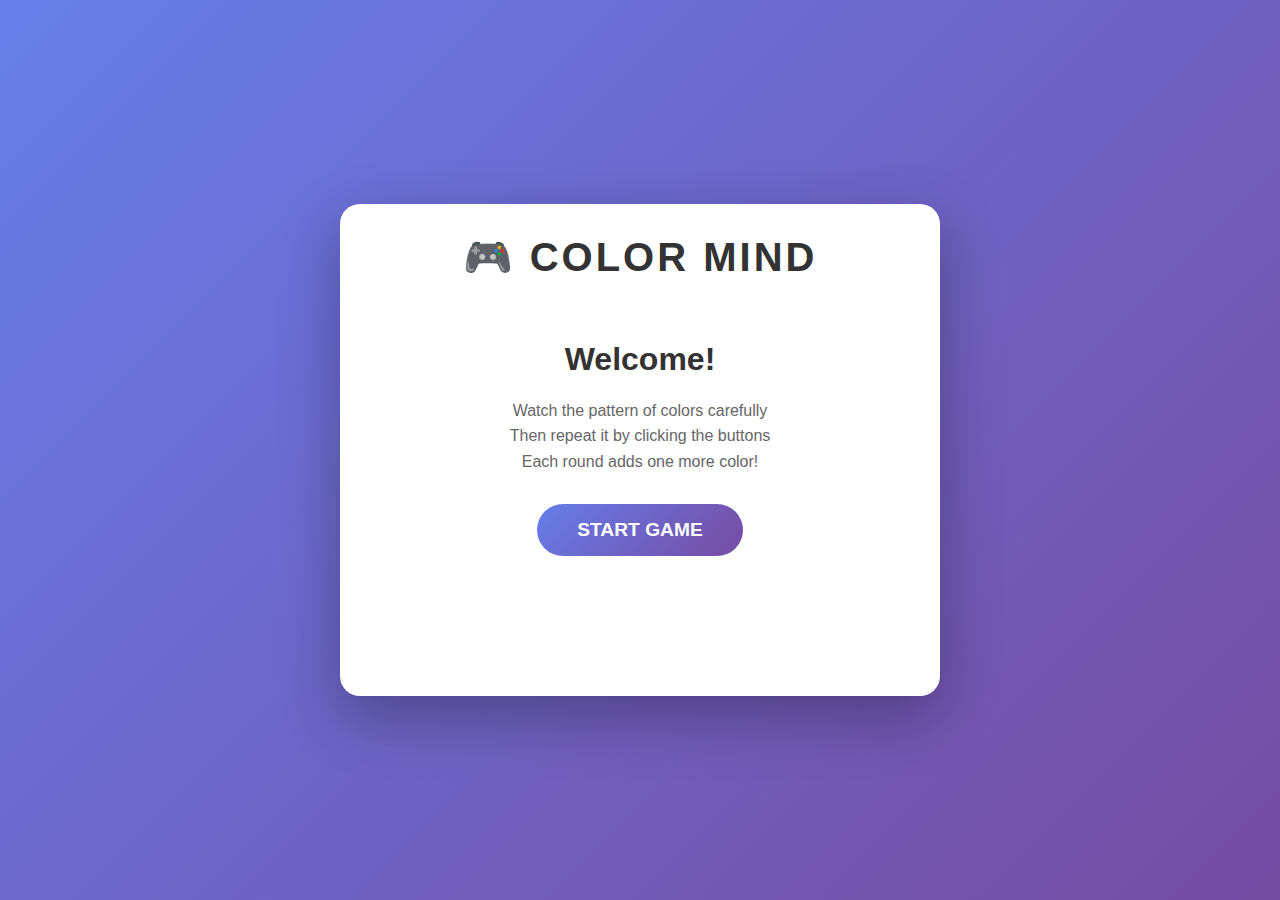
<file: color_mind/index.html>
<!DOCTYPE html>
<html lang="en">
<head>
    <meta charset="UTF-8">
    <meta name="viewport" content="width=device-width, initial-scale=1.0">
    <title>Simon Says Game</title>
    <link rel="stylesheet" href="style.css">
</head>
<body>
    <div class="game-container">
        <h1>🎮 COLOR MIND</h1>

        <!-- Start Screen -->
        <div id="startScreen" class="start-screen">
            <h2>Welcome!</h2>
            <div class="instructions">
                <p>Watch the pattern of colors carefully</p>
                <p>Then repeat it by clicking the buttons</p>
                <p>Each round adds one more color!</p>
            </div>
            <button class="btn" onclick="startGame()">Start Game</button>
            <div id="highScoreDisplay" class="message"></div>
        </div>

        <!-- Game Screen -->
        <div id="gameScreen" class="hidden">
            <div class="score-board">
                <div class="score-item">Score: <span id="score">0</span></div>
                <div class="score-item">Best: <span id="highScore">0</span></div>
            </div>

            <div class="button-grid">
                <div class="color-button" id="btn-0" onclick="handlePlayerClick(0)"></div>
                <div class="color-button" id="btn-1" onclick="handlePlayerClick(1)"></div>
                <div class="color-button" id="btn-2" onclick="handlePlayerClick(2)"></div>
                <div class="color-button" id="btn-3" onclick="handlePlayerClick(3)"></div>
            </div>

            <div class="message" id="message">Watch the pattern...</div>
        </div>

        <!-- Game Over Screen -->
        <div id="gameOverScreen" class="game-over-screen hidden">
            <h2>Game Over!</h2>
            <div class="final-score">Score: <span id="finalScore">0</span></div>
            <div id="newHighScore" class="new-high-score hidden">🎉 NEW HIGH SCORE! 🎉</div>
            <button class="btn" onclick="restartGame()">Play Again</button>
        </div>
    </div>

    <script src="script.js"></script>
</body>
</html>
</file>
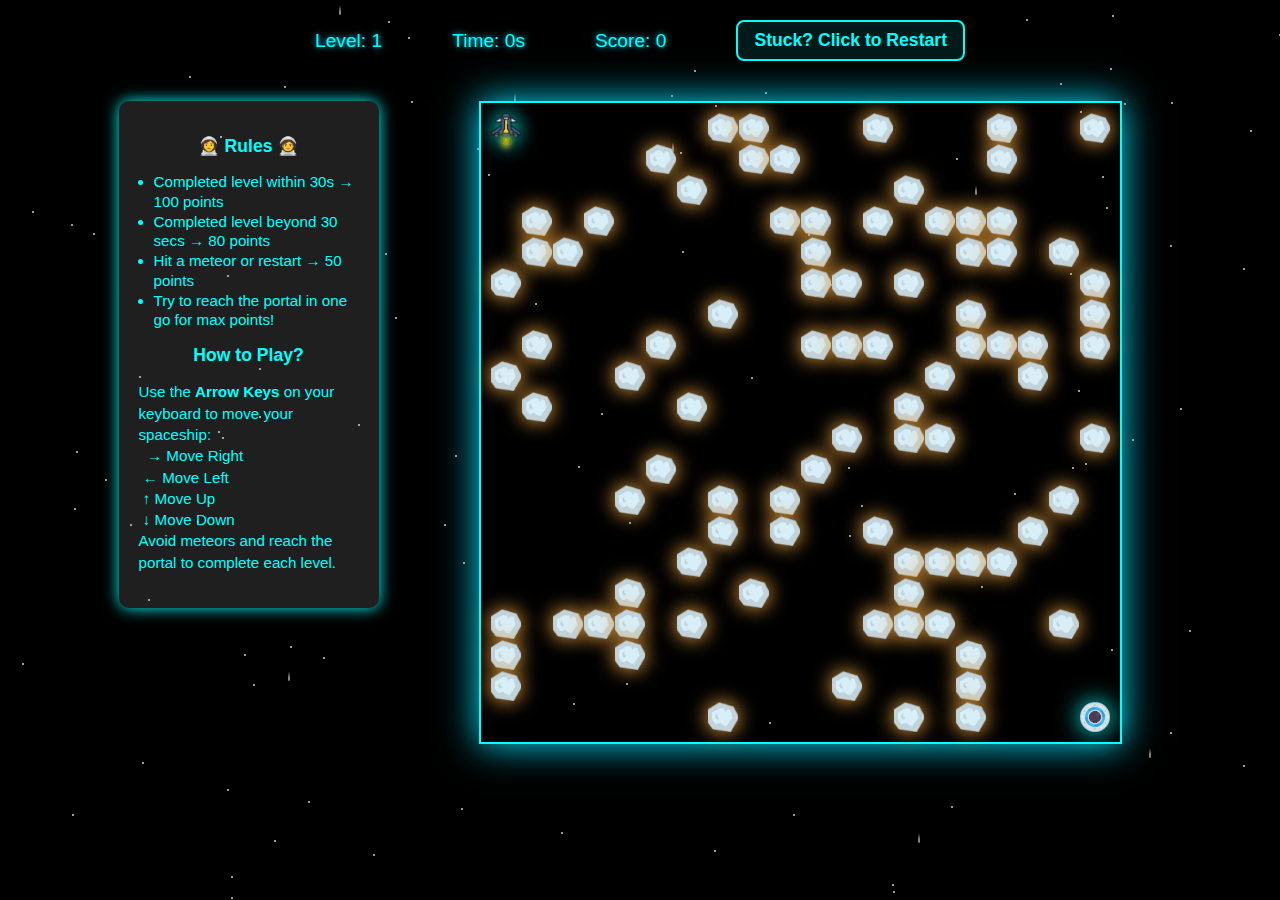
<file: EscapeTheMaze/index.html>
<!DOCTYPE html>
<html lang="en">
<head>
  <meta charset="UTF-8" />
  <meta name="viewport" content="width=device-width, initial-scale=1.0" />
  <title>Escape the Maze: Space Edition</title>
  <link rel="stylesheet" href="style.css" />
</head>
<body>
  <div id="hud">
    <div id="level">Level: 1</div>
    <div id="timer">Time: 0s</div>
    <div id="score">Score: 0</div>
    <button id="restart">Stuck? Click to Restart </button>
  </div>

  <div id="container">
    <!-- Rules box on left -->
    <div id="rules">
      <h3> 👩‍🚀 Rules 🧑‍🚀</h3>
      <ul>
        <li>Completed level within 30s → 100 points</li>
        <li> Completed level beyond 30 secs → 80 points</li>
        <li> Hit a meteor or restart → 50 points</li>
        <li>Try to reach the portal in one go for max points!</li>
      </ul>

      <h3>How to Play?</h3>
  <p>
    Use the <strong>Arrow Keys</strong> on your keyboard to move your spaceship:<br>
    &nbsp;&nbsp;&rarr; Move Right<br>
    &nbsp;&larr; Move Left<br>
    &nbsp;&uarr; Move Up<br>
    &nbsp;&darr; Move Down<br>
    Avoid meteors and reach the portal to complete each level.
  </p>
    </div>

    <!-- Maze -->
    <div id="maze-container">
      <div id="maze"></div>
    </div>
  </div>

  <div id="status"></div>
  <div id="starfield"></div>

  <audio id="move-sound" src="sounds/move.ogg"></audio>
  <audio id="hit-sound" src="sounds/explosion-31267.mp3"></audio>
  <audio id="warp-sound" src="sounds/warp-306033.mp3"></audio>

  <script src="script.js"></script>
</body>
</html>
</file>
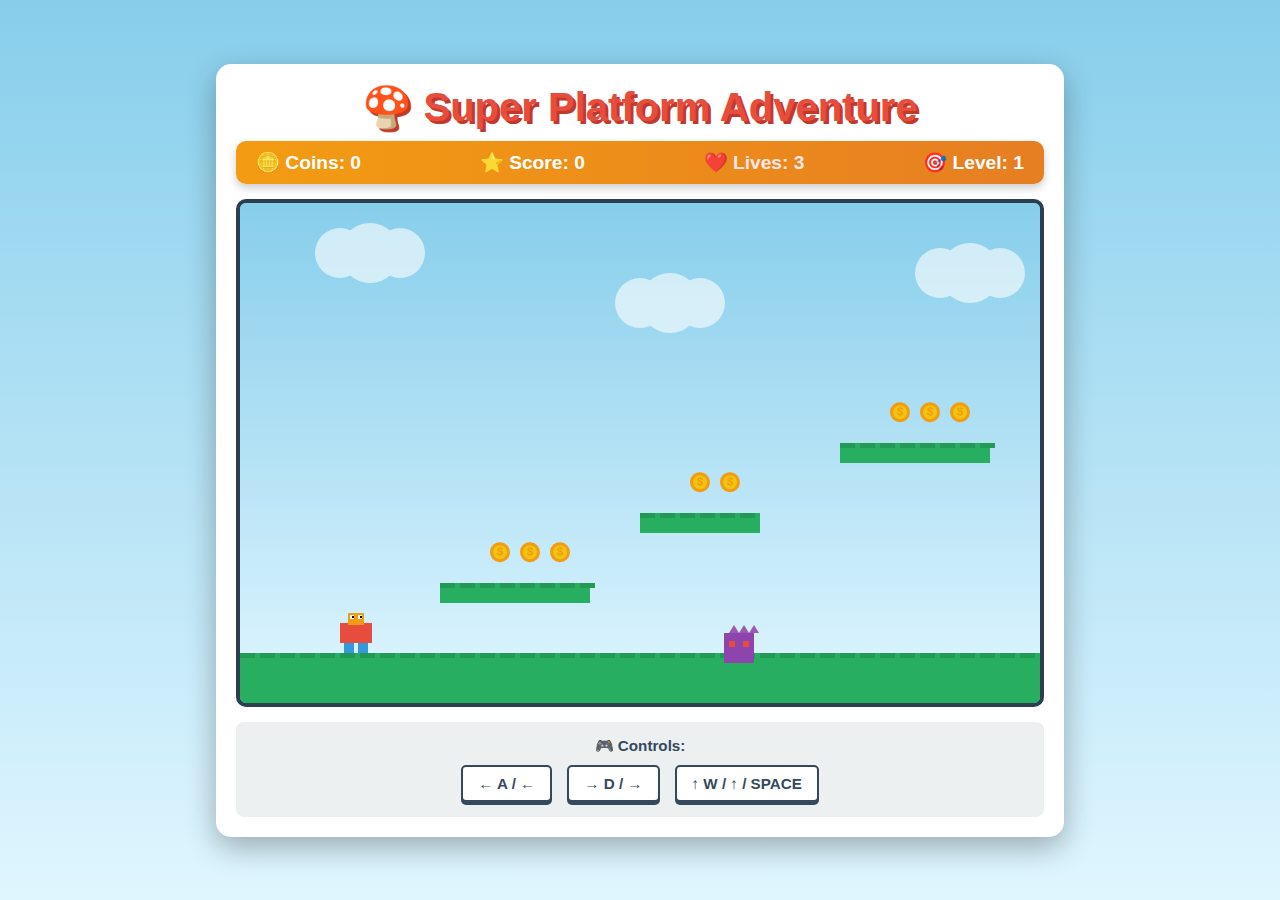
<file: mini_mario_game/index.html>
<!DOCTYPE html>
<html lang="en">
<head>
    <meta charset="UTF-8">
    <meta name="viewport" content="width=device-width, initial-scale=1.0">
    <meta name="description" content="Super Platform Adventure - A Mario-style platformer game built with HTML5 Canvas">
    <meta name="keywords" content="platformer, game, mario, javascript, html5">
    <meta name="author" content="Your Name">
    <title>Super Platform Adventure</title>
    <link rel="stylesheet" href="style.css">
</head>
<body>
    <div class="game-container">
        <h1>🍄 Super Platform Adventure</h1>
        
        <div class="hud">
            <div class="hud-item">
                <span>🪙 Coins: <span id="coins">0</span></span>
            </div>
            <div class="hud-item">
                <span>⭐ Score: <span id="score">0</span></span>
            </div>
            <div class="hud-item">
                <span class="lives">❤️ Lives: <span id="lives">3</span></span>
            </div>
            <div class="hud-item">
                <span>🎯 Level: <span id="level">1</span></span>
            </div>
        </div>
        
        <canvas id="gameCanvas" width="800" height="500"></canvas>
        
        <div class="controls">
            <strong>🎮 Controls:</strong>
            <div class="control-keys">
                <span class="key">← A / ←</span>
                <span class="key">→ D / →</span>
                <span class="key">↑ W / ↑ / SPACE</span>
            </div>
        </div>
    </div>

    <!-- Game Over Screen -->
    <div class="game-over-screen" id="gameOverScreen">
        <h2>💀 Game Over!</h2>
        <div class="stats">
            <div>Final Score: <strong id="finalScore">0</strong></div>
            <div>Coins Collected: <strong id="finalCoins">0</strong></div>
            <div>Level Reached: <strong id="finalLevel">0</strong></div>
        </div>
        <button class="btn" onclick="restartGame()">🔄 Play Again</button>
    </div>

    <!-- Level Complete Screen -->
    <div class="level-complete-screen" id="levelCompleteScreen">
        <h2>🎉 Level Complete!</h2>
        <div class="stats">
            <div>Coins: <strong id="levelCoins">0</strong></div>
            <div>Bonus: <strong id="levelBonus">0</strong></div>
        </div>
        <button class="btn btn-next" onclick="nextLevel()">➡️ Next Level</button>
    </div>

    <script src="script.js"></script>
</body>
</html>
</file>
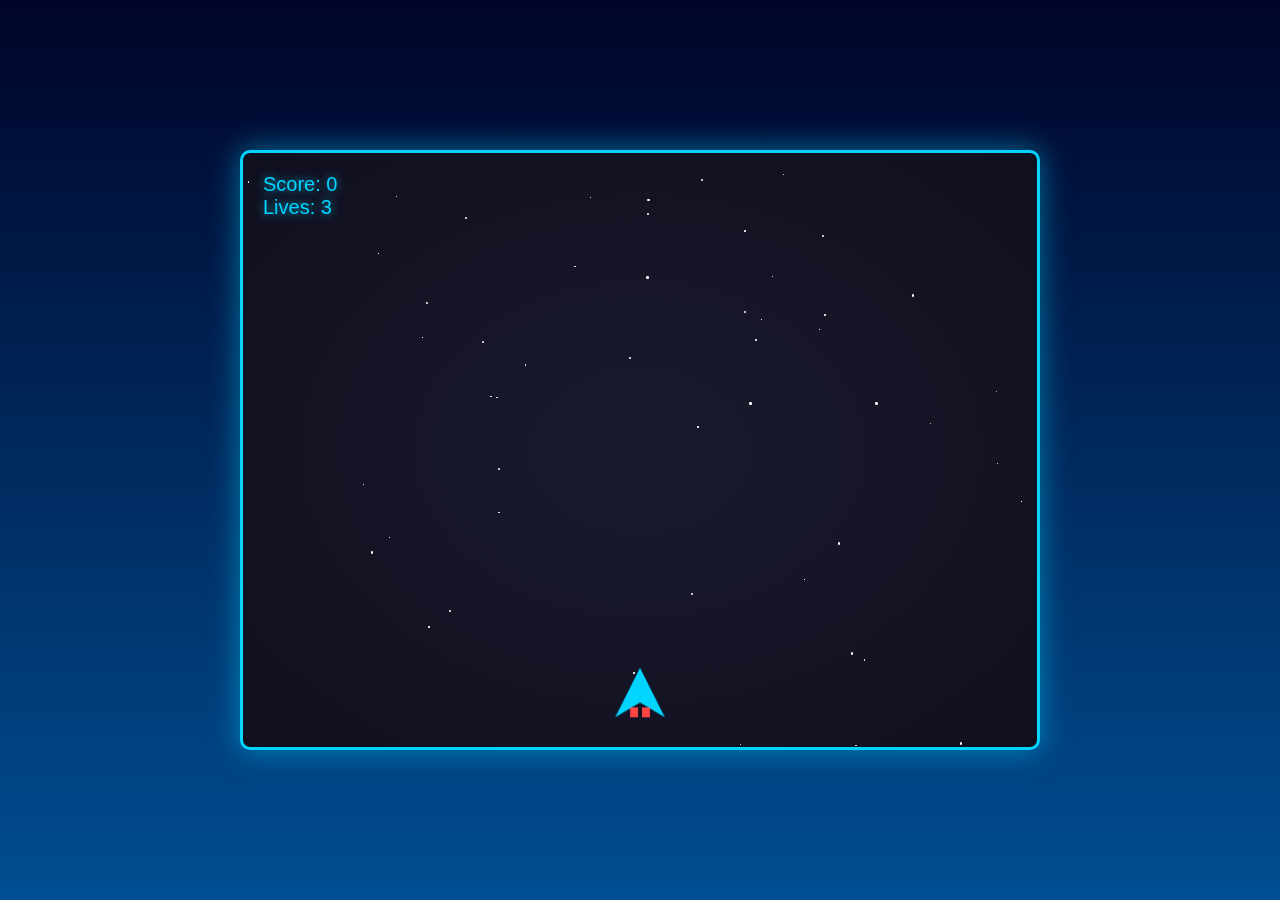
<file: space_shooter_game/index.html>
<!DOCTYPE html>
<html lang="en">

<head>
    <meta charset="UTF-8">
    <meta name="viewport" content="width=device-width, initial-scale=1.0">
    <title>Space Shooter Game</title>
    <link rel="stylesheet" href="style.css">
</head>

<body>
    <div id="gameContainer">
        <canvas id="gameCanvas"></canvas>
        <div id="ui">
            <div>Score: <span id="score">0</span></div>
            <div>Lives: <span id="lives">3</span></div>
        </div>
        <div id="gameOver">
            <h1>GAME OVER</h1>
            <p>Final Score: <span id="finalScore">0</span></p>
            <button id="restartBtn">Play Again</button>
        </div>
    </div>

    <script src="script.js"></script>
</body>

</html>
</file>
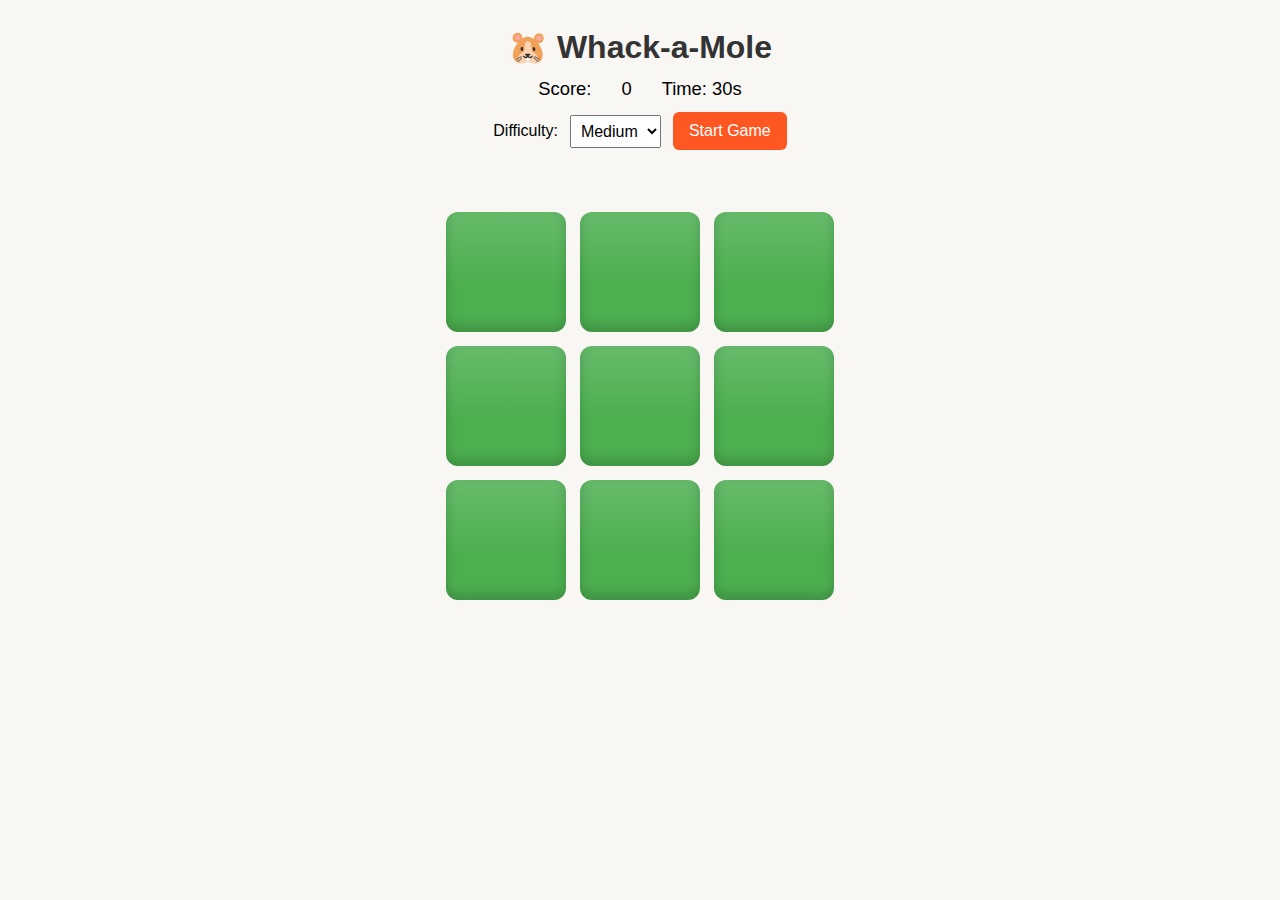
<file: Whack_a_Mole_game/index.html>
<!DOCTYPE html>
<html lang="en">
<head>
  <meta charset="utf-8" />
  <meta name="viewport" content="width=device-width,initial-scale=1" />
  <title>Whack-a-Mole</title>
  <link rel="stylesheet" href="style.css" />
</head>
<body>
  <h1>🐹 Whack-a-Mole</h1>

  <div class="scoreboard">
    <span>Score: </span><span id="score">0</span>
    <span class="timer">Time: <span id="time">30</span>s</span>
  </div>

  <div class="controls">
    <label for="difficulty">Difficulty: </label>
    <select id="difficulty">
      <option value="easy">Easy</option>
      <option value="medium" selected>Medium</option>
      <option value="hard">Hard</option>
    </select>
    <button id="startBtn">Start Game</button>
    <button id="restartBtn" style="display:none;">Restart Game</button>
  </div>

  <div class="countdown" id="countdown"></div>

  <div class="grid">
    <div class="hole" id="hole1"></div>
    <div class="hole" id="hole2"></div>
    <div class="hole" id="hole3"></div>
    <div class="hole" id="hole4"></div>
    <div class="hole" id="hole5"></div>
    <div class="hole" id="hole6"></div>
    <div class="hole" id="hole7"></div>
    <div class="hole" id="hole8"></div>
    <div class="hole" id="hole9"></div>
  </div>

  <script src="script.js"></script>
</body>
</html>
</file>
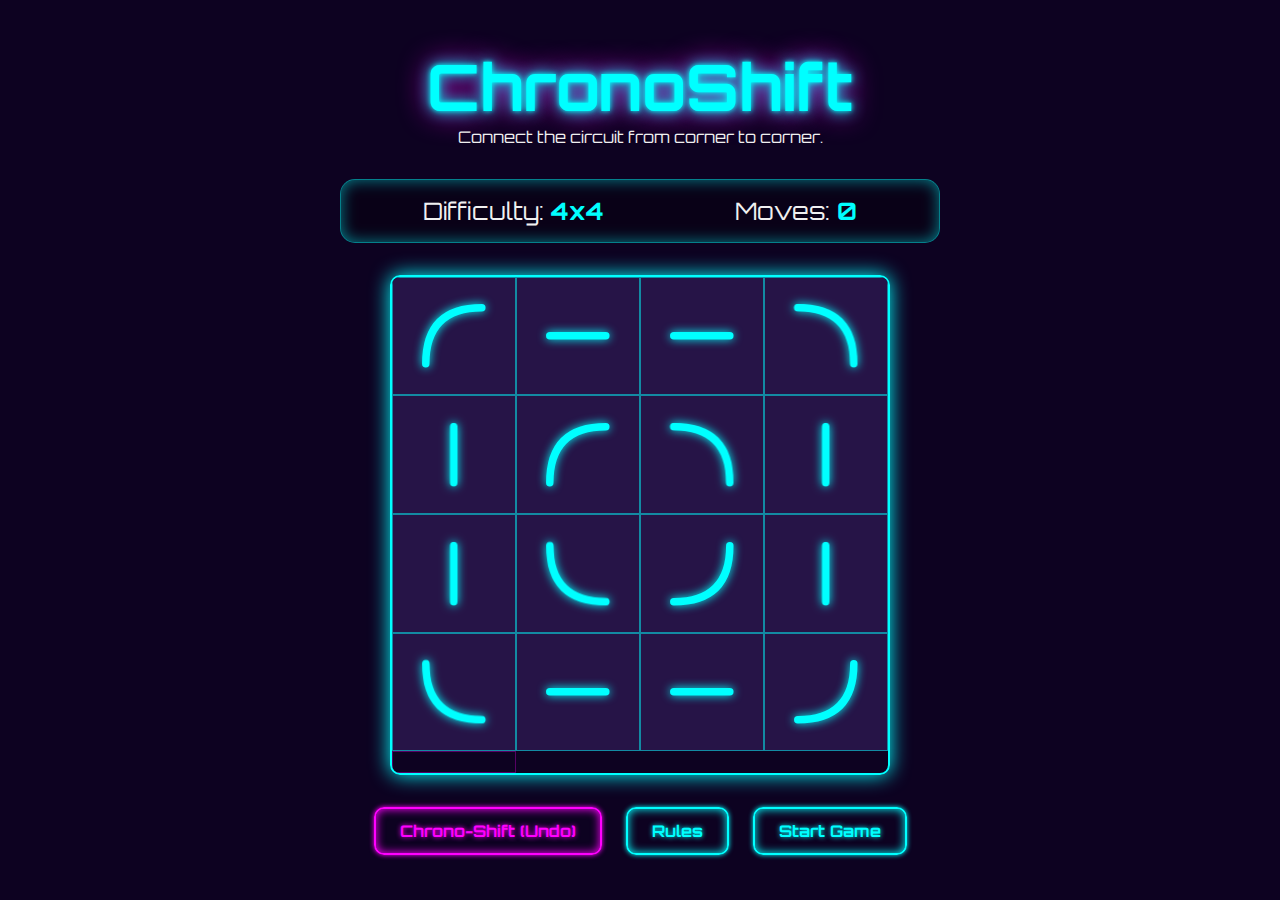
<file: javascript/memory.html>
<!DOCTYPE html>
<html lang="en">
<head>
    <meta charset="UTF-8">
    <meta name="viewport" content="width=device-width, initial-scale=1.0">
    <title>ChronoShift Puzzle</title>
    <link rel="preconnect" href="https://fonts.googleapis.com">
    <link rel="preconnect" href="https://fonts.gstatic.com" crossorigin>
    <link href="https://fonts.googleapis.com/css2?family=Orbitron:wght@400;700&display=swap" rel="stylesheet">
    <style>
        :root {
            --primary-glow: #00ffff;
            --secondary-glow: #ff00ff;
            --background-color: #0d0221;
            --tile-color: #261447;
            --tile-border: rgba(0, 255, 255, 0.5);
            --text-color: #f0f0f0;
            --font-family: 'Orbitron', sans-serif;
        }

        * {
            box-sizing: border-box;
            margin: 0;
            padding: 0;
        }

        body {
            font-family: var(--font-family);
            background-color: var(--background-color);
            color: var(--text-color);
            display: flex;
            justify-content: center;
            align-items: center;
            min-height: 100vh;
            overflow: hidden;
            padding: 20px;
        }

        .game-container {
            width: 100%;
            max-width: 600px;
            display: flex;
            flex-direction: column;
            align-items: center;
            gap: 2rem;
            text-align: center;
        }

        .header h1 {
            font-size: clamp(2.5rem, 8vw, 4rem);
            font-weight: 700;
            color: var(--primary-glow);
            text-shadow: 0 0 5px var(--primary-glow), 0 0 15px var(--primary-glow), 0 0 30px var(--secondary-glow);
            animation: flicker 3s infinite alternate;
        }

        .stats-controls {
            display: flex;
            justify-content: space-around;
            align-items: center;
            width: 100%;
            background: rgba(0,0,0,0.3);
            padding: 1rem;
            border-radius: 15px;
            border: 1px solid var(--tile-border);
            box-shadow: 0 0 15px var(--tile-border) inset;
        }

        .stat-item {
            font-size: clamp(1rem, 4vw, 1.5rem);
        }

        .stat-item span {
            font-weight: 700;
            color: var(--primary-glow);
        }

        .game-board {
            display: grid;
            border: 2px solid var(--primary-glow);
            border-radius: 10px;
            box-shadow: 0 0 20px var(--primary-glow);
            overflow: hidden;
            aspect-ratio: 1 / 1;
            width: 100%;
            max-width: 500px; /* Limit max size for large screens */
        }

        .tile {
            background-color: var(--tile-color);
            border: 1px solid var(--tile-border);
            cursor: pointer;
            transition: transform 0.3s ease, background-color 0.3s ease;
            display: flex;
            justify-content: center;
            align-items: center;
            position: relative;
        }
        
        .tile.empty {
            background-color: transparent;
            cursor: default;
            border-color: rgba(255,0,255,0.3);
        }

        .tile:not(.empty):hover {
            transform: scale(1.05);
            background-color: #3a2066;
            z-index: 10;
        }

        .tile svg {
            width: 80%;
            height: 80%;
        }
        .tile .circuit {
            fill: none;
            stroke: var(--primary-glow);
            stroke-width: 8;
            stroke-linecap: round;
            filter: drop-shadow(0 0 5px var(--primary-glow));
        }

        .game-actions {
            display: flex;
            gap: 1.5rem;
        }

        .btn {
            font-family: var(--font-family);
            padding: 12px 24px;
            font-size: 1rem;
            font-weight: 700;
            border: 2px solid var(--primary-glow);
            border-radius: 10px;
            background-color: transparent;
            color: var(--primary-glow);
            cursor: pointer;
            transition: all 0.3s ease;
            text-shadow: 0 0 5px var(--primary-glow);
            box-shadow: 0 0 10px var(--primary-glow) inset, 0 0 5px var(--primary-glow);
        }

        .btn:hover:not(:disabled) {
            background-color: var(--primary-glow);
            color: var(--background-color);
            box-shadow: 0 0 20px var(--primary-glow), 0 0 30px var(--primary-glow);
        }
        
        .btn:disabled {
            border-color: #555;
            color: #555;
            cursor: not-allowed;
            text-shadow: none;
            box-shadow: none;
        }

        #chrono-btn {
            border-color: var(--secondary-glow);
            color: var(--secondary-glow);
            text-shadow: 0 0 5px var(--secondary-glow);
            box-shadow: 0 0 10px var(--secondary-glow) inset, 0 0 5px var(--secondary-glow);
        }

        #chrono-btn:hover:not(:disabled) {
            background-color: var(--secondary-glow);
            color: var(--background-color);
            box-shadow: 0 0 20px var(--secondary-glow), 0 0 30px var(--secondary-glow);
        }


        .modal {
            position: fixed;
            top: 0;
            left: 0;
            width: 100%;
            height: 100%;
            background: rgba(0, 0, 0, 0.7);
            display: flex;
            justify-content: center;
            align-items: center;
            opacity: 0;
            visibility: hidden;
            transition: opacity 0.3s ease, visibility 0.3s ease;
            z-index: 1000;
        }

        .modal.visible {
            opacity: 1;
            visibility: visible;
        }

        .modal-content {
            background-color: var(--background-color);
            padding: 2.5rem;
            border-radius: 15px;
            border: 2px solid var(--primary-glow);
            box-shadow: 0 0 25px var(--primary-glow);
            text-align: center;
            transform: scale(0.7);
            transition: transform 0.3s ease;
        }
        
        .modal.visible .modal-content {
            transform: scale(1);
        }

        .modal-content h2 {
            font-size: 2.5rem;
            margin-bottom: 1rem;
            color: var(--primary-glow);
            text-shadow: 0 0 10px var(--primary-glow);
        }

        .modal-content p {
            margin-bottom: 2rem;
            font-size: 1.2rem;
        }

        .rules-list {
            list-style: none;
            text-align: left;
            margin-bottom: 2rem;
            padding-left: 0;
            line-height: 1.6;
        }

        .rules-list li {
            margin-bottom: 1rem;
        }

        .rules-list li::before {
            content: '»';
            color: var(--primary-glow);
            margin-right: 10px;
            font-weight: bold;
        }


        @keyframes flicker {
            0%, 100% {
                opacity: 1;
            }
            50% {
                opacity: 0.8;
            }
        }

        /* Responsive Design */
        @media (max-width: 480px) {
            body {
                padding: 10px;
            }

            .game-container {
                gap: 1.5rem;
            }

            .header p {
                font-size: 0.9rem;
            }

            .stats-controls {
                flex-direction: column;
                gap: 0.5rem;
                padding: 0.75rem;
            }

            .game-actions {
                flex-direction: column;
                width: 90%;
                gap: 1rem;
            }

            .btn {
                padding: 10px 20px;
                font-size: 0.9rem;
            }

            .modal-content {
                padding: 1.5rem;
                width: 90%;
            }

            .modal-content h2 {
                font-size: 2rem;
            }

            .modal-content p {
                font-size: 1rem;
            }
        }
    </style>
</head>
<body>

    <div class="game-container">
        <header class="header">
            <h1>ChronoShift</h1>
            <p>Connect the circuit from corner to corner.</p>
        </header>

        <div class="stats-controls">
            <div class="stat-item">Difficulty: <span id="difficulty-display">4x4</span></div>
            <div class="stat-item">Moves: <span id="moves-count">0</span></div>
        </div>

        <div id="game-board" class="game-board"></div>
        
        <div class="game-actions">
            <button id="chrono-btn" class="btn">Chrono-Shift (Undo)</button>
            <button id="rules-btn" class="btn">Rules</button>
            <button id="new-game-btn" class="btn">Start Game</button>
        </div>
    </div>

    <div id="win-modal" class="modal">
        <div class="modal-content">
            <h2>Circuit Complete!</h2>
            <p>You solved the puzzle in <span id="final-moves">0</span> moves.</p>
            <button id="play-again-btn" class="btn">Play Again</button>
        </div>
    </div>

    <div id="rules-modal" class="modal">
        <div class="modal-content">
            <h2>How to Play</h2>
            <ul class="rules-list">
                <li>The goal is to connect the circuit from the top-left corner to the bottom-right corner.</li>
                <li>Click a tile adjacent to the empty space to slide it.</li>
                <li>Continue sliding tiles until the circuit path is complete.</li>
                <li>Use 'Chrono-Shift' to undo your last move, but be warned, it still counts as a move!</li>
            </ul>
            <button id="close-rules-btn" class="btn">Got It</button>
        </div>
    </div>


    <script src="memory-game.js"></script>
</body>
</html>
</file>
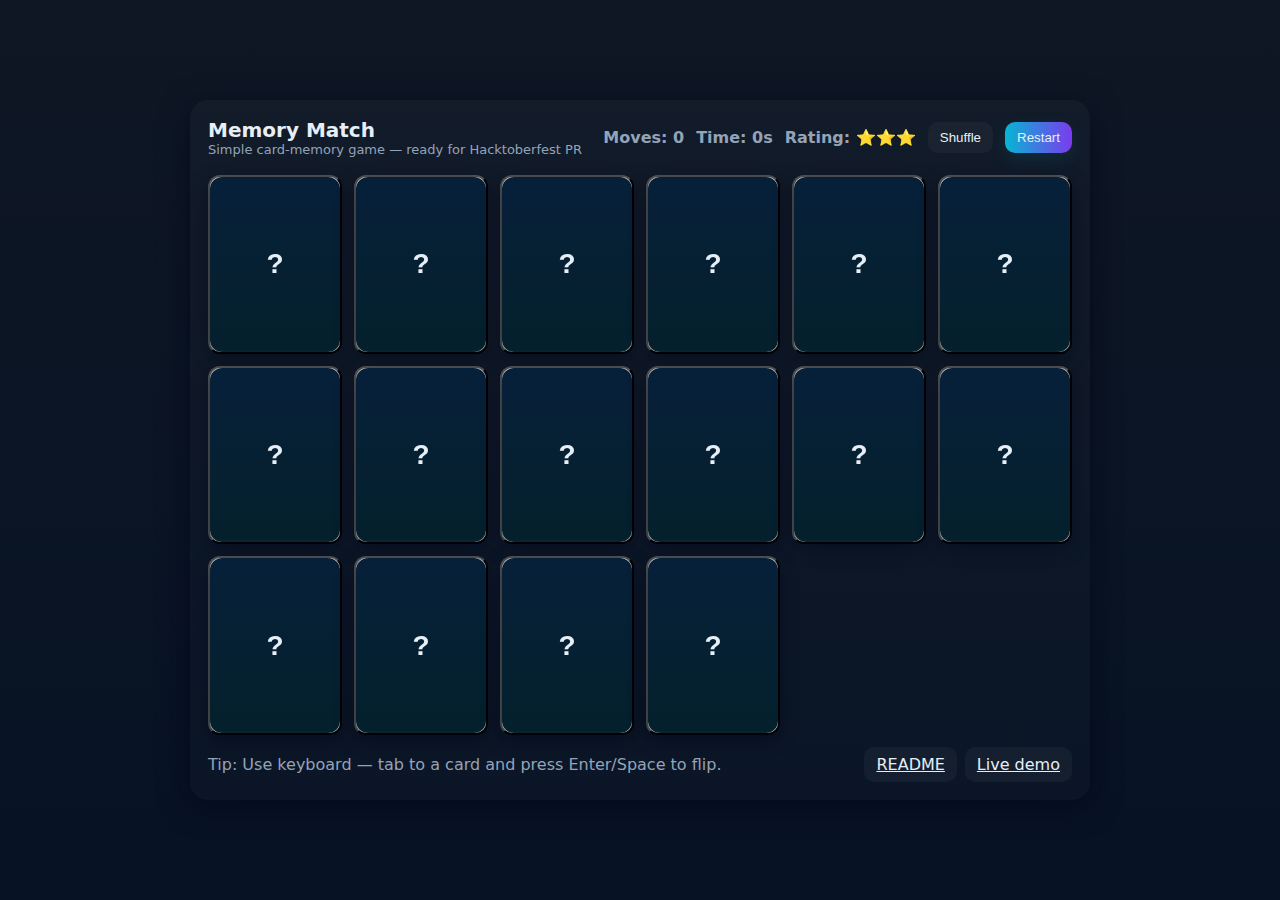
<file: memory-match/main.html>
<!--
MIT License

Memory Match — single-file HTML/CSS/JS game
Author: ChatGPT for Posterfence

How to use:
1. Save this file as `index.html` inside a new folder.
2. Open `index.html` in a modern browser to play locally.
3. For a PR: include this file in the project (e.g. /games/memory-match/index.html), add a README.md with install/run/contributing instructions, and add a screenshot and live demo (GitHub Pages).

Features:
- Responsive single-file game (no build tools)
- Card shuffle, matching logic, move counter, timer, star-rating, restart
- Accessible keyboard support (Tab to focus cards, Enter/Space to flip)
- Clean CSS, small footprint, ready for a Hacktoberfest PR
-->

<!doctype html>
<html lang="en">
<head>
  <meta charset="utf-8" />
  <meta name="viewport" content="width=device-width,initial-scale=1" />
  <title>Memory Match — Hacktoberfest Game</title>
  <meta name="description" content="Memory Match game built with HTML/CSS/JS — single file, ready for Hacktoberfest PR." />
  <style>
    :root{
      --bg:#0f1724; --card:#0b1220; --accent:#06b6d4; --glass: rgba(255,255,255,0.04);
      --muted: #94a3b8; --success:#10b981; --danger:#ef4444; --card-face:#e6eef6;
      --max-width:900px;
      --radius:14px;
      --gap:12px;
      --transition:300ms cubic-bezier(.2,.9,.25,1);
      font-family: Inter, system-ui, -apple-system, 'Segoe UI', Roboto, 'Helvetica Neue', Arial;
    }
    *{box-sizing:border-box}
    html,body{height:100%;}
    body{
      margin:0; background:linear-gradient(180deg,var(--bg), #031025 140%);
      color:var(--card-face); display:flex; align-items:center; justify-content:center; padding:28px;
    }

    .wrap{width:100%; max-width:var(--max-width);}
    header{display:flex; align-items:center; justify-content:space-between; gap:16px; margin-bottom:18px}
    header h1{font-size:20px; margin:0}
    .meta{color:var(--muted); font-size:13px}

    .panel{background:linear-gradient(180deg, rgba(255,255,255,0.02), rgba(255,255,255,0.01)); padding:18px; border-radius:18px; box-shadow:0 6px 30px rgba(2,6,23,0.6)}

    .controls{display:flex; gap:12px; align-items:center}
    .btn{background:var(--glass); color:var(--card-face); border:0; padding:8px 12px; border-radius:10px; cursor:pointer; transition:var(--transition)}
    .btn:hover{transform:translateY(-3px)}
    .btn.primary{background:linear-gradient(90deg,var(--accent), #7c3aed); box-shadow:0 6px 18px rgba(6,182,212,0.12)}

    .status{display:flex; gap:12px; align-items:center; color:var(--muted); font-weight:600}
    .grid{display:grid; gap:var(--gap); margin-top:14px}

    /* Responsive grid sizes */
    @media (min-width: 0px){ .grid{grid-template-columns:repeat(4,1fr)} }
    @media (min-width:680px){ .grid{grid-template-columns:repeat(6,1fr)} }
    @media (min-width:980px){ .grid{grid-template-columns:repeat(6,1fr)} }

    /* Card styles */
    .card{
      aspect-ratio: 3/4; perspective:900px; position:relative; cursor:pointer; border-radius:12px; outline:none;
    }
    .card-inner{position:absolute; inset:0; transform-style:preserve-3d; transition:transform 450ms cubic-bezier(.2,.9,.25,1)}
    .card[aria-pressed="true"] .card-inner{transform:rotateY(180deg)}
    .face{position:absolute; inset:0; backface-visibility:hidden; border-radius:12px; display:flex; align-items:center; justify-content:center; font-weight:700}

    .front{background:linear-gradient(180deg,#07203a 0%, #04202b 100%); color:var(--card-face); box-shadow:inset 0 -2px 0 rgba(255,255,255,0.02), 0 6px 18px rgba(2,6,23,0.5);}
    .back{background:linear-gradient(180deg,#f8fafc,#e6eef6); color:#092131; transform:rotateY(180deg); border:1px solid rgba(10,20,30,0.06);}

    .emoji{font-size:28px}
    .matched .card-inner{transform:scale(0.98); box-shadow:0 8px 30px rgba(16,185,129,0.06)}

    .tile-label{font-size:12px; color:var(--muted); margin-top:8px; text-align:center}

    .footer{display:flex; gap:12px; align-items:center; justify-content:space-between; margin-top:12px}

    /* small animations */
    .pulse{animation:pulse 1.4s infinite}
    @keyframes pulse{0%{transform:scale(1)}50%{transform:scale(1.02)}100%{transform:scale(1)}}

    /* win modal */
    .overlay{position:fixed; inset:0; display:none; align-items:center; justify-content:center; z-index:80}
    .overlay.show{display:flex}
    .modal{background:linear-gradient(180deg,#04293a,#0b1e2a); padding:22px; border-radius:16px; width:min(520px,92%); text-align:center; box-shadow:0 28px 80px rgba(2,6,23,0.6)}
    .modal h2{margin:6px 0 8px}
    .modal p{color:var(--muted)}

    /* small helpers */
    .muted{color:var(--muted)}
    .flex{display:flex; gap:8px; align-items:center}
    .stars{color:gold}
    .sr-only{position:absolute;width:1px;height:1px;padding:0;margin:-1px;overflow:hidden;clip:rect(0,0,0,0);white-space:nowrap;border:0}
  </style>
</head>
<body>
  <div class="wrap">
    <div class="panel">
      <header>
        <div>
          <h1>Memory Match</h1>
          <div class="meta">Simple card-memory game — ready for Hacktoberfest PR</div>
        </div>

        <div class="controls">
          <div class="status">
            <span id="moves">Moves: 0</span>
            <span id="timer">Time: 0s</span>
            <span id="rating">Rating: ⭐⭐⭐</span>
          </div>
          <button class="btn" id="shuffleBtn" title="Shuffle">Shuffle</button>
          <button class="btn primary" id="restartBtn">Restart</button>
        </div>
      </header>

      <main>
        <section id="board" class="grid" aria-label="Memory board"></section>
        <div class="footer">
          <div class="muted">Tip: Use keyboard — tab to a card and press Enter/Space to flip.</div>
          <div class="flex">
            <a class="btn" id="viewReadme" href="#">README</a>
            <a class="btn" id="liveDemo" href="https://example.com" target="_blank">Live demo</a>
          </div>
        </div>
      </main>
    </div>
  </div>

  <!-- Win Modal -->
  <div class="overlay" id="overlay" role="dialog" aria-modal="true">
    <div class="modal" role="document">
      <h2 id="winTitle">You won 🎉</h2>
      <p id="winStats"></p>
      <div style="margin-top:14px">
        <button class="btn primary" id="playAgain">Play again</button>
        <button class="btn" id="closeWin">Close</button>
      </div>
    </div>
  </div>

  <script>
    // --- Game data / settings ---
    const EMOJIS = ['🍎','🍌','🍇','🍒','🍉','🍓','🥝','🍊','🍍','🥑','🍑','🍐'];
    const PAIRS = 8; // number of pairs to use (max limited by EMOJIS length)

    // cached DOM
    const boardEl = document.getElementById('board');
    const movesEl = document.getElementById('moves');
    const timerEl = document.getElementById('timer');
    const ratingEl = document.getElementById('rating');
    const restartBtn = document.getElementById('restartBtn');
    const shuffleBtn = document.getElementById('shuffleBtn');
    const overlay = document.getElementById('overlay');
    const winStats = document.getElementById('winStats');
    const playAgain = document.getElementById('playAgain');
    const closeWin = document.getElementById('closeWin');

    let deck = [];
    let firstCard = null;
    let secondCard = null;
    let lock = false;
    let moves = 0;
    let matched = 0;
    let timer = null;
    let seconds = 0;

    function makeDeck(){
      const picked = EMOJIS.slice(0, PAIRS);
      const dup = picked.concat(picked);
      return shuffleArray(dup).map((emoji, i) => ({id:i+'-'+emoji, emoji, matched:false}));
    }

    function shuffleArray(a){
      for(let i=a.length-1;i>0;i--){
        const j=Math.floor(Math.random()*(i+1)); [a[i],a[j]]=[a[j],a[i]];
      }
      return a;
    }

    function buildBoard(){
      boardEl.innerHTML = '';
      deck.forEach((cardData, idx) => {
        const btn = document.createElement('button');
        btn.className='card';
        btn.setAttribute('aria-pressed','false');
        btn.setAttribute('data-index', idx);
        btn.setAttribute('aria-label','Card');
        btn.innerHTML = `
          <div class="card-inner">
            <div class="face front"><span class="emoji">?</span></div>
            <div class="face back"><span class="emoji">${cardData.emoji}</span></div>
          </div>
        `;
        // keyboard support
        btn.addEventListener('keydown', (e)=>{
          if(e.key==='Enter' || e.key===' '){ e.preventDefault(); flipCard(btn); }
        });

        btn.addEventListener('click', ()=> flipCard(btn));
        boardEl.appendChild(btn);
      });
    }

    function flipCard(btn){
      if(lock) return;
      const idx = +btn.getAttribute('data-index');
      const data = deck[idx];
      if(data.matched) return;
      if(btn.getAttribute('aria-pressed')==='true') return; // already face up

      btn.setAttribute('aria-pressed','true');

      if(!firstCard){ firstCard = {btn, idx}; startTimerIfNeeded(); return; }
      secondCard = {btn, idx};
      lock = true; moves++; updateMoves();

      const a = deck[firstCard.idx].emoji;
      const b = deck[secondCard.idx].emoji;

      if(a===b){
        // match!
        deck[firstCard.idx].matched = true;
        deck[secondCard.idx].matched = true;
        setTimeout(()=>{
          firstCard.btn.classList.add('matched');
          secondCard.btn.classList.add('matched');
          resetTurn(); matched++; updateRating(); checkWin();
        }, 500);
      } else {
        setTimeout(()=>{
          firstCard.btn.setAttribute('aria-pressed','false');
          secondCard.btn.setAttribute('aria-pressed','false');
          resetTurn(); updateRating();
        }, 700);
      }
    }

    function resetTurn(){ firstCard=null; secondCard=null; lock=false; }

    function updateMoves(){ movesEl.textContent = `Moves: ${moves}`; }

    function startTimerIfNeeded(){ if(timer) return; timer = setInterval(()=>{ seconds++; timerEl.textContent = `Time: ${seconds}s`; },1000); }

    function stopTimer(){ if(timer){ clearInterval(timer); timer=null; } }

    function updateRating(){
      let stars = 3;
      if(moves > PAIRS*2 + 6) stars = 2;
      if(moves > PAIRS*3 + 6) stars = 1;
      ratingEl.textContent = 'Rating: ' + '⭐'.repeat(stars) + '☆'.repeat(3-stars);
    }

    function checkWin(){ if(matched >= PAIRS){ stopTimer(); showWin(); } }

    function showWin(){
      overlay.classList.add('show');
      winStats.textContent = `You completed ${PAIRS} pairs in ${moves} moves and ${seconds} seconds.`;
    }

    function hideWin(){ overlay.classList.remove('show'); }

    function resetGame({shuffle=true} = {}){
      stopTimer(); seconds=0; timerEl.textContent = `Time: 0s`;
      moves=0; matched=0; updateMoves(); updateRating();
      deck = makeDeck();
      if(shuffle) deck = shuffleArray(deck);
      buildBoard();
      resetTurn();
      // focus first card for accessibility
      setTimeout(()=>{ const first = boardEl.querySelector('.card'); if(first) first.focus(); }, 80);
    }

    // Event wiring
    restartBtn.addEventListener('click', ()=>{ resetGame({shuffle:true}); });
    shuffleBtn.addEventListener('click', ()=>{ resetGame({shuffle:true}); });
    playAgain.addEventListener('click', ()=>{ hideWin(); resetGame({shuffle:true}); });
    closeWin.addEventListener('click', hideWin);

    document.getElementById('viewReadme').addEventListener('click', (e)=>{
      e.preventDefault(); alert('For a PR: include README.md with run instructions, screenshot, and a short description.\n\nFiles: index.html, screenshot.png, README.md, LICENSE');
    });

    // init
    deck = makeDeck();
    buildBoard();

    // Expose helper for demo/testing in console
    window.__memory = {resetGame, deck};

    // Cleanup: free timers when page hidden
    document.addEventListener('visibilitychange', ()=>{ if(document.hidden) stopTimer(); });
  </script>
</body>
</html>
</file>
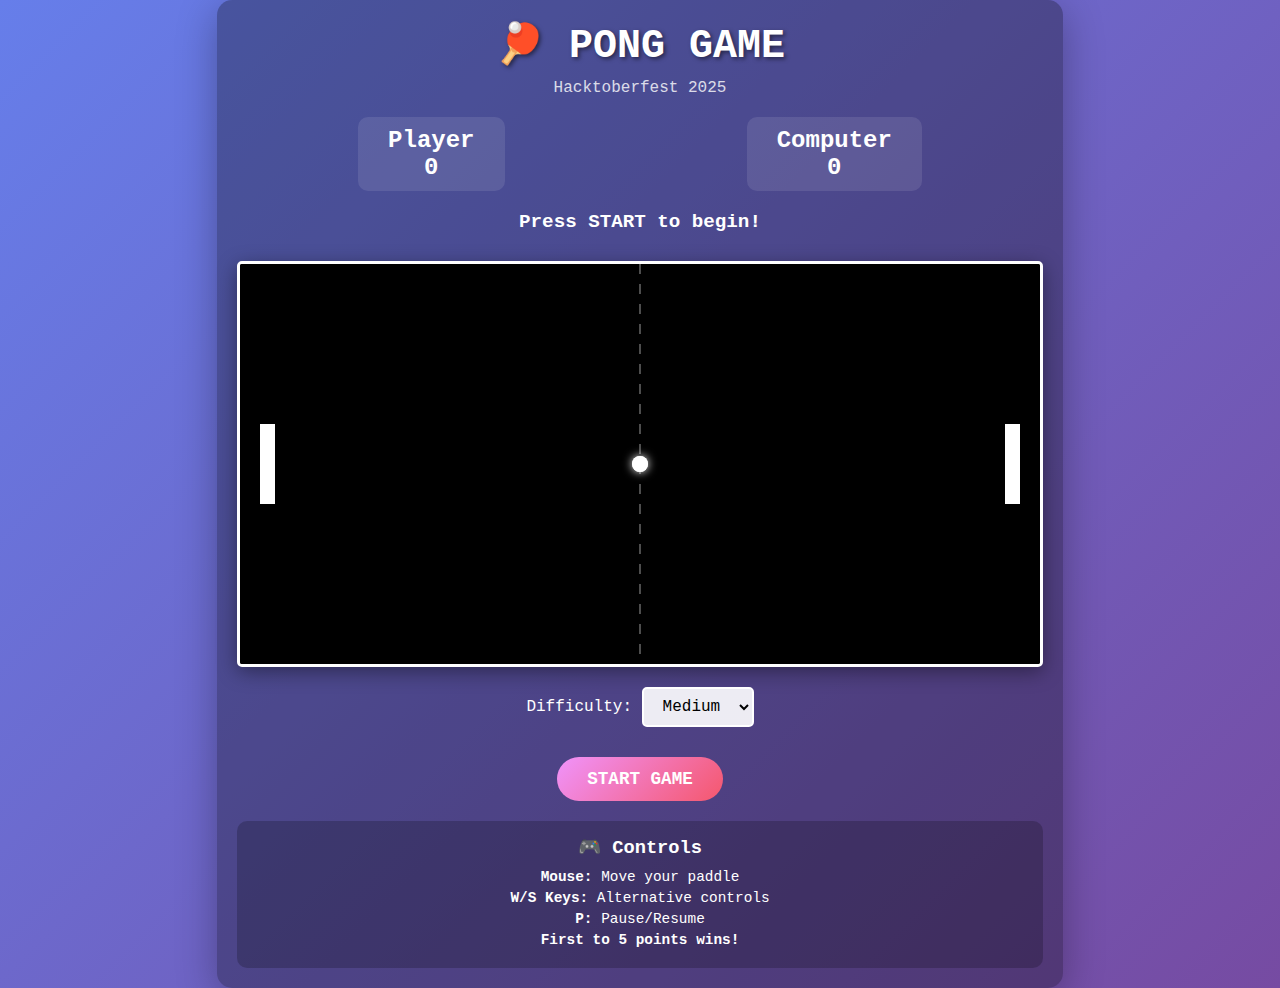
<file: javascript/pong_game/pong.html>
<!DOCTYPE html>
<html lang="en">
<head>
    <meta charset="UTF-8">
    <meta name="viewport" content="width=device-width, initial-scale=1.0">
    <title>Pong Game - Hacktoberfest 2025</title>
    <style>
        * {
            margin: 0;
            padding: 0;
            box-sizing: border-box;
        }

        body {
            display: flex;
            flex-direction: column;
            justify-content: center;
            align-items: center;
            min-height: 100vh;
            background: linear-gradient(135deg, #667eea 0%, #764ba2 100%);
            font-family: 'Courier New', monospace;
            color: white;
        }

        .game-container {
            text-align: center;
            padding: 20px;
            background: rgba(0, 0, 0, 0.3);
            border-radius: 15px;
            box-shadow: 0 10px 40px rgba(0, 0, 0, 0.3);
        }

        h1 {
            margin-bottom: 10px;
            font-size: 2.5em;
            text-shadow: 2px 2px 4px rgba(0, 0, 0, 0.5);
        }

        .subtitle {
            margin-bottom: 20px;
            font-size: 1em;
            opacity: 0.8;
        }

        #gameCanvas {
            border: 3px solid white;
            border-radius: 5px;
            background: #000;
            display: block;
            margin: 20px auto;
            box-shadow: 0 5px 20px rgba(0, 0, 0, 0.4);
        }

        .score-board {
            display: flex;
            justify-content: space-around;
            margin: 20px 0;
            font-size: 1.5em;
            font-weight: bold;
        }

        .player-score {
            padding: 10px 30px;
            background: rgba(255, 255, 255, 0.1);
            border-radius: 10px;
        }

        .controls {
            margin-top: 20px;
            padding: 15px;
            background: rgba(0, 0, 0, 0.2);
            border-radius: 10px;
        }

        .controls h3 {
            margin-bottom: 10px;
        }

        .controls p {
            margin: 5px 0;
            font-size: 0.9em;
        }

        .btn {
            margin-top: 15px;
            padding: 12px 30px;
            font-size: 1.1em;
            background: linear-gradient(135deg, #f093fb 0%, #f5576c 100%);
            color: white;
            border: none;
            border-radius: 25px;
            cursor: pointer;
            font-weight: bold;
            transition: transform 0.2s, box-shadow 0.2s;
            font-family: 'Courier New', monospace;
        }

        .btn:hover {
            transform: translateY(-2px);
            box-shadow: 0 5px 15px rgba(245, 87, 108, 0.4);
        }

        .btn:active {
            transform: translateY(0);
        }

        .game-status {
            margin: 15px 0;
            font-size: 1.2em;
            font-weight: bold;
            min-height: 30px;
        }

        .difficulty {
            margin: 15px 0;
        }

        .difficulty select {
            padding: 8px 15px;
            font-size: 1em;
            border-radius: 5px;
            border: 2px solid white;
            background: rgba(255, 255, 255, 0.9);
            cursor: pointer;
            font-family: 'Courier New', monospace;
        }

        @media (max-width: 768px) {
            h1 {
                font-size: 1.8em;
            }

            #gameCanvas {
                width: 90vw;
                height: auto;
            }
        }
    </style>
</head>
<body>
    <div class="game-container">
        <h1>🏓 PONG GAME</h1>
        <p class="subtitle">Hacktoberfest 2025</p>
        
        <div class="score-board">
            <div class="player-score">
                <div>Player</div>
                <div id="playerScore">0</div>
            </div>
            <div class="player-score">
                <div>Computer</div>
                <div id="computerScore">0</div>
            </div>
        </div>

        <div class="game-status" id="gameStatus">Press START to begin!</div>

        <canvas id="gameCanvas" width="800" height="400"></canvas>

        <div class="difficulty">
            <label for="difficulty">Difficulty: </label>
            <select id="difficulty">
                <option value="easy">Easy</option>
                <option value="medium" selected>Medium</option>
                <option value="hard">Hard</option>
            </select>
        </div>

        <button class="btn" id="startBtn" onclick="startGame()">START GAME</button>
        <button class="btn" id="pauseBtn" onclick="togglePause()" style="display: none;">PAUSE</button>

        <div class="controls">
            <h3>🎮 Controls</h3>
            <p><strong>Mouse:</strong> Move your paddle</p>
            <p><strong>W/S Keys:</strong> Alternative controls</p>
            <p><strong>P:</strong> Pause/Resume</p>
            <p><strong>First to 5 points wins!</strong></p>
        </div>
    </div>

    <script src="pong.js"></script>
</body>
</html>
</file>
<file: color_mind/style.css>
* {
    margin: 0;
    padding: 0;
    box-sizing: border-box;
}

body {
    font-family: 'Arial', sans-serif;
    background: linear-gradient(135deg, #667eea 0%, #764ba2 100%);
    display: flex;
    justify-content: center;
    align-items: center;
    min-height: 100vh;
    padding: 20px;
}

.game-container {
    background: white;
    border-radius: 20px;
    padding: 30px;
    box-shadow: 0 20px 60px rgba(0, 0, 0, 0.3);
    text-align: center;
    max-width: 600px;
    width: 100%;
}

h1 {
    color: #333;
    margin-bottom: 20px;
    font-size: 2.5em;
    text-transform: uppercase;
    letter-spacing: 3px;
}

.score-board {
    display: flex;
    justify-content: space-around;
    margin-bottom: 30px;
    font-size: 1.2em;
    color: #555;
}

.score-item {
    font-weight: bold;
}

.score-item span {
    color: #667eea;
    font-size: 1.5em;
}

.button-grid {
    display: grid;
    grid-template-columns: repeat(2, 1fr);
    gap: 15px;
    margin-bottom: 30px;
    max-width: 400px;
    margin-left: auto;
    margin-right: auto;
}

.color-button {
    aspect-ratio: 1;
    border: 5px solid #333;
    border-radius: 15px;
    cursor: pointer;
    transition: all 0.1s;
    position: relative;
    overflow: hidden;
}

.color-button:hover {
    transform: scale(1.05);
}

.color-button:active {
    transform: scale(0.95);
}

.color-button.flash {
    filter: brightness(1.5);
    box-shadow: 0 0 30px currentColor;
}

.color-button.disabled {
    pointer-events: none;
    opacity: 0.6;
}

#btn-0 {
    background-color: #ff4757;
}

#btn-1 {
    background-color: #2ed573;
}

#btn-2 {
    background-color: #1e90ff;
}

#btn-3 {
    background-color: #ffa502;
}

.start-screen, .game-over-screen {
    padding: 40px 20px;
}

.start-screen h2, .game-over-screen h2 {
    color: #333;
    margin-bottom: 20px;
    font-size: 2em;
}

.instructions {
    color: #666;
    margin-bottom: 30px;
    line-height: 1.6;
}

.btn {
    background: linear-gradient(135deg, #667eea 0%, #764ba2 100%);
    color: white;
    border: none;
    padding: 15px 40px;
    font-size: 1.2em;
    border-radius: 50px;
    cursor: pointer;
    transition: transform 0.2s, box-shadow 0.2s;
    font-weight: bold;
    text-transform: uppercase;
}

.btn:hover {
    transform: translateY(-3px);
    box-shadow: 0 10px 20px rgba(0, 0, 0, 0.2);
}

.btn:active {
    transform: translateY(0);
}

.message {
    font-size: 1.3em;
    color: #667eea;
    margin: 20px 0;
    font-weight: bold;
    min-height: 30px;
}

.game-over-screen .final-score {
    font-size: 2em;
    color: #ff4757;
    margin: 20px 0;
}

.new-high-score {
    color: #2ed573;
    font-size: 1.5em;
    margin: 10px 0;
    animation: pulse 1s infinite;
}

@keyframes pulse {
    0%, 100% {
        transform: scale(1);
    }
    50% {
        transform: scale(1.1);
    }
}

.hidden {
    display: none;
}

@media (max-width: 500px) {
    h1 {
        font-size: 1.8em;
    }
    
    .button-grid {
        gap: 10px;
    }
    
    .color-button {
        border-width: 3px;
    }
}
</file>
<file: EscapeTheMaze/style.css>
/* General */
body {
  margin: 0;
  font-family: "Orbitron", sans-serif;
  color: #00ffff;
  background: black;
  overflow: hidden;
}

#hud {
  display: flex;
  justify-content: space-between;
  align-items: center;
  width: 650px;
  margin: 20px auto;
  font-size: 1.2rem;
  text-shadow: 0 0 6px #00e1ff;
}

#hud button {
  background: rgba(0, 255, 255, 0.1);
  color: #00ffff;
  border: 2px solid #00ffff;
  border-radius: 8px;
  padding: 8px 16px;
  font-family: inherit;
  font-weight: bold;
  cursor: pointer;
  transition: 0.3s;
  font-size: 1.1rem;
}
#hud button:hover {
  background: #00ffff;
  color: #000;
}

/* Container for maze + rules */
#container {
  display: flex;
  justify-content: center ;
  align-items: flex-start;
  gap: 60px;
  margin-top: 40px;
  position: relative;
}

/* Rules box */
#rules {
  background: rgba(255, 255, 255, 0.12);
  padding: 20px;
  border-radius: 10px;
  max-width: 220px;
  text-align: left;
  box-shadow: 0 0 15px #00ffff;
  position: relative;
  left: -40px; /* slightly left of maze */
  font-family: "Orbitron", sans-serif;
  color: #00ffff;
}

#rules h3 {
  margin-top: 15px;
  margin-bottom: 10px;
  text-align: center;
  font-size: 1.1rem;
}

#rules ul {
  padding-left: 15px;
  margin-bottom: 12px;
  font-size: 0.95rem;
  line-height: 1.3;
}

#rules p {
  font-size: 0.95rem;
  line-height: 1.4;
  margin-left: 0;
}


/* Maze container */
#maze-container {
  border: 2px solid #00ffff;
  box-shadow: 0 0 35px #00e1ff;
  padding: 10px;
}

#maze {
  display: grid;
  grid-template-columns: repeat(20, 30px);
  grid-template-rows: repeat(20, 30px);
  gap: 1px;
}

.cell {
  width: 30px;
  height: 30px;
  background: transparent;
}

.wall {
  background-image: url("./images/meteorGrey_big3.png");
  background-size: cover;
  background-repeat: no-repeat;
  background-position: center;
  filter: brightness(1.4) drop-shadow(0 0 10px #ffae42);
}

.player {
  background-image: url("./images/spaceship.png");
  background-size: contain;
  background-repeat: no-repeat;
  background-position: center;
  filter: drop-shadow(0 0 10px #00ffff);
  position: relative;
}
.player::after {
  content: "";
  position: absolute;
  width: 8px;
  height: 15px;
  bottom: -5px;
  left: 50%;
  transform: translateX(-50%);
  background: linear-gradient(to top, orange, yellow, transparent);
  border-radius: 50%;
  filter: blur(3px);
  animation: thruster 0.3s infinite alternate;
}
@keyframes thruster { 0% { height: 12px; opacity: 0.6; } 100% { height: 18px; opacity: 1; } }

.portal {
  background-image: url("./images/ufoBlue.png");
  background-size: contain;
  background-repeat: no-repeat;
  background-position: center;
  filter: drop-shadow(0 0 12px #00ffff);
  animation: pulse 1s infinite alternate, rotate 3s linear infinite;
}
@keyframes pulse { 0% { transform: scale(1); } 100% { transform: scale(1.2); } }
@keyframes rotate { 0% { transform: rotate(0deg); } 100% { transform: rotate(360deg); } }

.explosion {
  background-image: url("./images/playerShip3_damage3.png");
  background-size: contain;
  background-repeat: no-repeat;
  background-position: center;
  filter: drop-shadow(0 0 15px red) brightness(1.6);
  animation: explode 0.5s ease-in-out;
}
@keyframes explode { 0% { transform: scale(1); opacity: 1; } 50% { transform: scale(1.3); opacity: 0.8; } 100% { transform: scale(0.7); opacity: 0; } }

.maze-shake { animation: shake 0.3s; }
@keyframes shake { 0% { transform: translate(0,0); } 25% { transform: translate(-5px,0); } 50% { transform: translate(5px,0); } 75% { transform: translate(-5px,0); } 100% { transform: translate(0,0); } }

.trail {
  position: absolute;
  width: 30px;
  height: 30px;
  background: radial-gradient(circle, #00ffff 0%, transparent 70%);
  pointer-events: none;
  opacity: 0.7;
  animation: fadeTrail 0.4s forwards;
}
@keyframes fadeTrail { to { opacity: 0; transform: scale(0.5); } }

#starfield { position: absolute;
   top: 0; 
   left: 0; 
   width: 100%;
    height: 100%;
     z-index: -1;
     }
.star { 
  position: absolute;
   width: 2px; height: 2px;
    background: white; 
    opacity: 0.8;
     border-radius: 50%; 
     animation: twinkle linear infinite; }
     
@keyframes twinkle { 0%,100% { opacity: 0.2; } 50% { opacity: 1; } }
.comet { position: absolute; width: 2px; height: 10px; background: linear-gradient(to top, white, transparent); opacity: 0.8; border-radius: 50%; pointer-events: none; animation: moveComet linear infinite; }
@keyframes moveComet { 0% { transform: translate(0,0) rotate(45deg); opacity: 1; } 100% { transform: translate(-100vw,100vh) rotate(45deg); opacity: 0; } }

#status { margin-top: 10px; text-align: center; color: #00ffff; text-shadow: 0 0 6px #00e1ff; }
</file>
<file: mini_mario_game/style.css>
* {
    margin: 0;
    padding: 0;
    box-sizing: border-box;
}

body {
    font-family: 'Arial', sans-serif;
    display: flex;
    justify-content: center;
    align-items: center;
    min-height: 100vh;
    background: linear-gradient(to bottom, #87CEEB 0%, #E0F6FF 100%);
    overflow: hidden;
}

.game-container {
    text-align: center;
    background: white;
    padding: 20px;
    border-radius: 15px;
    box-shadow: 0 10px 30px rgba(0, 0, 0, 0.3);
}

h1 {
    color: #e74c3c;
    margin-bottom: 10px;
    font-size: 2.5em;
    text-shadow: 3px 3px 0px #c0392b;
    font-weight: bold;
}

.hud {
    display: flex;
    justify-content: space-between;
    align-items: center;
    margin-bottom: 15px;
    padding: 10px 20px;
    background: linear-gradient(to right, #f39c12, #e67e22);
    border-radius: 10px;
    color: white;
    font-weight: bold;
    font-size: 1.2em;
    box-shadow: 0 4px 8px rgba(0, 0, 0, 0.2);
}

.hud-item {
    display: flex;
    align-items: center;
    gap: 8px;
}

.lives {
    color: #ffe6e6;
}

canvas {
    border: 4px solid #2c3e50;
    border-radius: 10px;
    display: block;
    margin: 0 auto;
    background: #87CEEB;
    image-rendering: pixelated;
    image-rendering: crisp-edges;
    cursor: pointer;
}

.controls {
    margin-top: 15px;
    padding: 15px;
    background: #ecf0f1;
    border-radius: 8px;
    color: #34495e;
    font-size: 0.95em;
}

.control-keys {
    display: flex;
    justify-content: center;
    gap: 15px;
    margin-top: 10px;
    flex-wrap: wrap;
}

.key {
    background: white;
    border: 2px solid #34495e;
    border-radius: 5px;
    padding: 8px 15px;
    font-weight: bold;
    box-shadow: 0 3px 0 #34495e;
    transition: transform 0.1s;
}

.key:hover {
    transform: translateY(-2px);
    box-shadow: 0 5px 0 #34495e;
}

.game-over-screen,
.level-complete-screen {
    position: fixed;
    top: 50%;
    left: 50%;
    transform: translate(-50%, -50%);
    background: rgba(255, 255, 255, 0.98);
    padding: 40px 60px;
    border-radius: 20px;
    box-shadow: 0 15px 50px rgba(0, 0, 0, 0.4);
    display: none;
    text-align: center;
    z-index: 1000;
}

.game-over-screen.show,
.level-complete-screen.show {
    display: block;
    animation: popIn 0.4s cubic-bezier(0.68, -0.55, 0.265, 1.55);
}

@keyframes popIn {
    0% {
        transform: translate(-50%, -50%) scale(0.5);
        opacity: 0;
    }
    100% {
        transform: translate(-50%, -50%) scale(1);
        opacity: 1;
    }
}

.game-over-screen h2 {
    color: #e74c3c;
    font-size: 3em;
    margin-bottom: 20px;
    text-shadow: 2px 2px 0px #c0392b;
}

.level-complete-screen h2 {
    color: #27ae60;
    font-size: 3em;
    margin-bottom: 20px;
    text-shadow: 2px 2px 0px #1e8449;
}

.stats {
    font-size: 1.3em;
    color: #2c3e50;
    margin: 20px 0;
    line-height: 1.8;
}

.stats strong {
    color: #e74c3c;
}

.btn {
    background: linear-gradient(to bottom, #3498db, #2980b9);
    color: white;
    border: none;
    padding: 15px 40px;
    font-size: 1.2em;
    border-radius: 10px;
    cursor: pointer;
    font-weight: bold;
    margin: 5px;
    box-shadow: 0 5px 0 #1a5490;
    transition: all 0.1s;
}

.btn:hover {
    transform: translateY(-2px);
    box-shadow: 0 7px 0 #1a5490;
}

.btn:active {
    transform: translateY(2px);
    box-shadow: 0 3px 0 #1a5490;
}

.btn-next {
    background: linear-gradient(to bottom, #27ae60, #229954);
    box-shadow: 0 5px 0 #186a3b;
}

.btn-next:hover {
    box-shadow: 0 7px 0 #186a3b;
}

.btn-next:active {
    box-shadow: 0 3px 0 #186a3b;
}

@media (max-width: 850px) {
    .game-container {
        padding: 10px;
    }

    h1 {
        font-size: 2em;
    }

    canvas {
        width: 100%;
        height: auto;
    }

    .hud {
        flex-direction: column;
        gap: 8px;
        font-size: 1em;
    }

    .control-keys {
        gap: 8px;
    }

    .key {
        padding: 6px 12px;
        font-size: 0.9em;
    }
}

@media (max-width: 480px) {
    h1 {
        font-size: 1.5em;
    }

    .game-over-screen,
    .level-complete-screen {
        padding: 30px 40px;
    }

    .game-over-screen h2,
    .level-complete-screen h2 {
        font-size: 2em;
    }

    .stats {
        font-size: 1.1em;
    }

    .btn {
        padding: 12px 30px;
        font-size: 1em;
    }
}
</file>
<file: space_shooter_game/style.css>
* {
    margin: 0;
    padding: 0;
    box-sizing: border-box;
}

body {
    display: flex;
    justify-content: center;
    align-items: center;
    min-height: 100vh;
    background: linear-gradient(to bottom, #000428, #004e92);
    font-family: 'Arial', sans-serif;
    overflow: hidden;
}

#gameContainer {
    position: relative;
    width: 800px;
    height: 600px;
    background: radial-gradient(ellipse at center, #1a1a2e 0%, #0f0f1e 100%);
    border: 3px solid #00d4ff;
    border-radius: 10px;
    overflow: hidden;
    box-shadow: 0 0 30px rgba(0, 212, 255, 0.5);
}

#gameCanvas {
    display: block;
    width: 100%;
    height: 100%;
}

#ui {
    position: absolute;
    top: 20px;
    left: 20px;
    color: #00d4ff;
    font-size: 20px;
    text-shadow: 0 0 10px rgba(0, 212, 255, 0.8);
    z-index: 10;
}

#gameOver {
    position: absolute;
    top: 50%;
    left: 50%;
    transform: translate(-50%, -50%);
    text-align: center;
    color: white;
    display: none;
    z-index: 20;
    background: rgba(0, 0, 0, 0.8);
    padding: 40px;
    border-radius: 15px;
    border: 2px solid #00d4ff;
}

#gameOver h1 {
    font-size: 48px;
    color: #ff4444;
    margin-bottom: 20px;
    text-shadow: 0 0 20px #ff4444;
}

#gameOver p {
    font-size: 24px;
    margin: 10px 0;
}

#restartBtn {
    margin-top: 20px;
    padding: 15px 40px;
    font-size: 20px;
    background: linear-gradient(45deg, #00d4ff, #0099cc);
    color: white;
    border: none;
    border-radius: 5px;
    cursor: pointer;
    transition: all 0.3s;
}

#restartBtn:hover {
    transform: scale(1.1);
    box-shadow: 0 0 20px rgba(0, 212, 255, 0.8);
}

.star {
    position: absolute;
    background: white;
    border-radius: 50%;
    animation: twinkle 2s infinite;
}

@keyframes twinkle {

    0%,
    100% {
        opacity: 0.3;
    }

    50% {
        opacity: 1;
    }
}
</file>
<file: Whack_a_Mole_game/style.css>
/* Basic page */
body {
  font-family: Arial, Helvetica, sans-serif;
  text-align: center;
  background: #f9f7f3;
  margin: 0;
  padding: 20px;
}

h1 {
  color: #333;
  margin: 8px 0 12px;
}

/* Scoreboard */
.scoreboard {
  font-size: 1.15rem;
  margin-bottom: 12px;
  display: flex;
  justify-content: center;
  gap: 30px;
  align-items: center;
}

/* Controls */
.controls {
  margin: 12px 0;
  display: flex;
  justify-content: center;
  align-items: center;
  gap: 12px;
  font-size: 1rem;
}

select {
  padding: 6px;
  font-size: 1rem;
}

button {
  padding: 10px 16px;
  font-size: 1rem;
  background: #ff5722;
  color: #fff;
  border: none;
  border-radius: 6px;
  cursor: pointer;
}

button:hover { background: #e64a19; }

/* Countdown */
.countdown {
  font-size: 1.8rem;
  font-weight: 700;
  color: #ff5722;
  height: 36px;
  margin-bottom: 8px;
}

/* Grid */
.grid {
  display: grid;
  grid-template-columns: repeat(3, 120px);
  grid-gap: 14px;
  justify-content: center;
  margin: 14px auto;
}

/* Hole */
.hole {
  width: 120px;
  height: 120px;
  background: linear-gradient(180deg, #66bb6a 0%, #4caf50 60%);
  border-radius: 12px;
  position: relative;
  overflow: hidden;
  cursor: pointer;
  box-shadow: inset 0 -6px 12px rgba(0,0,0,0.18);
  transition: transform 0.08s;
}
.hole:active { transform: scale(0.98); }

/* Mole container (hidden by bottom negative offset) */
.mole {
  width: 80px;
  height: 80px;
  position: absolute;
  bottom: -110px;
  left: 20px;
  transition: bottom 0.28s cubic-bezier(.2,.9,.2,1);
  user-select: none;
  -webkit-user-select: none;
}

/* Mole body (circle) */
.mole::before {
  content: "";
  width: 80px;
  height: 80px;
  background: brown;
  border-radius: 50%;
  position: absolute;
  top: 0;
  left: 0;
  z-index: 1;
  box-shadow: 0 3px 0 rgba(0,0,0,0.12);
}

/* Eyes */
.mole .eye-left,
.mole .eye-right {
  width: 15px;
  height: 15px;
  background: #fff;
  border-radius: 50%;
  position: absolute;
  top: 22px;
  z-index: 3;
}

.mole .eye-left { left: 14px; }
.mole .eye-right { left: 50px; }

/* Pupils inside each eye (position absolute inside the eye element) */
.mole .pupil-left,
.mole .pupil-right {
  width: 7px;
  height: 7px;
  background: #000;
  border-radius: 50%;
  position: absolute;
  top: 4px;
  left: 4px;
}

/* Nose and mouth */
.mole .nose {
  width: 10px;
  height: 10px;
  background: #ff9fb3;
  border-radius: 50%;
  position: absolute;
  top: 48px;
  left: 35px;
  z-index: 3;
}

.mole .mouth {
  width: 20px;
  height: 6px;
  background: #ff9fb3;
  border-radius: 8px;
  position: absolute;
  top: 58px;
  left: 30px;
  z-index: 3;
}

/* Ears */
.mole .ear-left,
.mole .ear-right {
  width: 20px;
  height: 20px;
  background: brown;
  border-radius: 50%;
  position: absolute;
  top: -6px;
  z-index: 0;
}
.mole .ear-left { left: -6px; }
.mole .ear-right { right: -6px; }

/* When hole is active (mole visible) */
.hole.active .mole {
  bottom: 10px;
}
</file>
